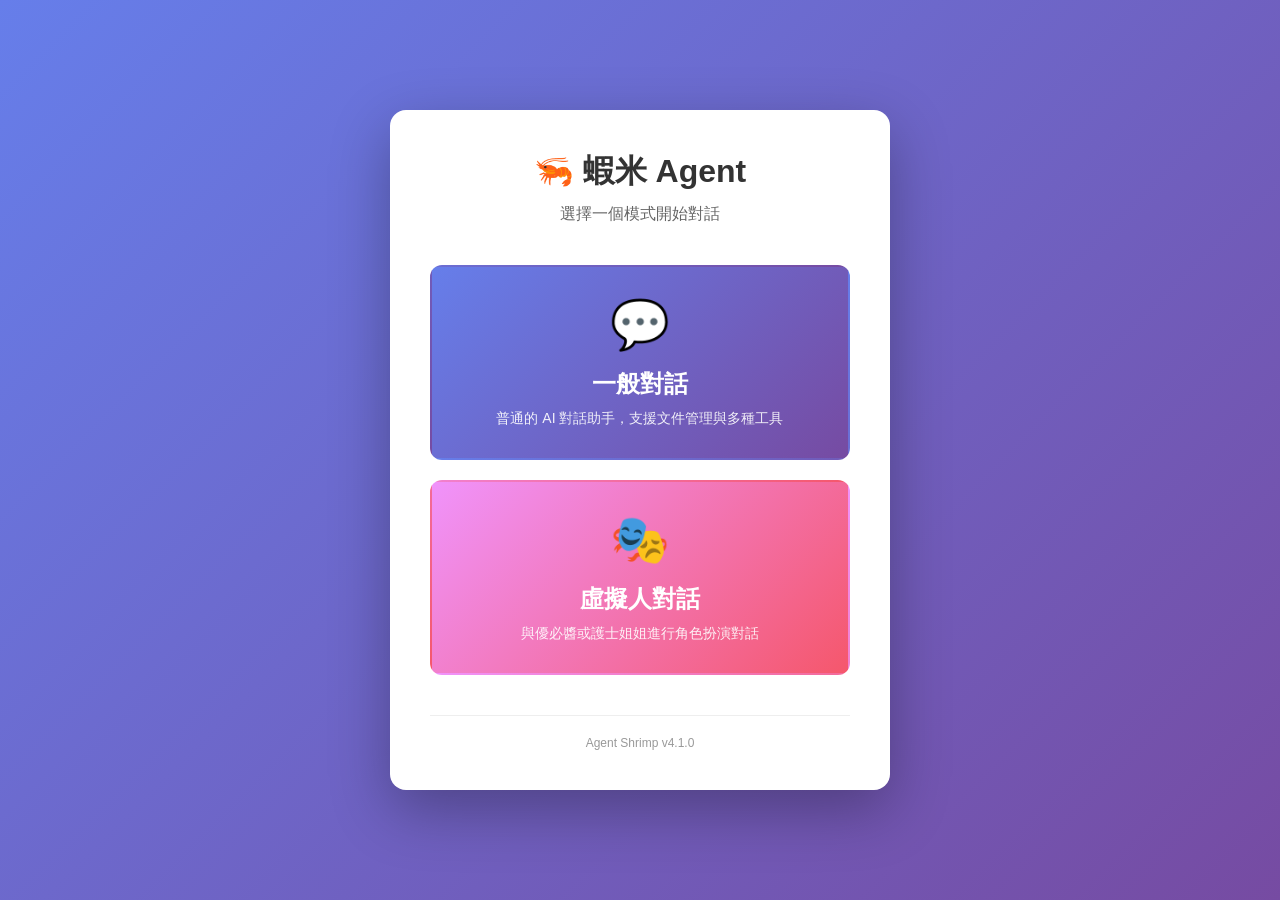
<file: frontend/templates/index.html>
<!DOCTYPE html>
<html lang="zh-TW">
<head>
    <meta charset="UTF-8">
    <meta name="viewport" content="width=device-width, initial-scale=1.0">
    <title>🦐 蝦米 Agent</title>
    <style>
        * {
            margin: 0;
            padding: 0;
            box-sizing: border-box;
        }
        
        body {
            font-family: -apple-system, BlinkMacSystemFont, "Segoe UI", Roboto, "Helvetica Neue", Arial, sans-serif;
            background: linear-gradient(135deg, #667eea 0%, #764ba2 100%);
            min-height: 100vh;
            display: flex;
            align-items: center;
            justify-content: center;
            padding: 20px;
        }
        
        .container {
            background: white;
            border-radius: 16px;
            padding: 40px;
            box-shadow: 0 20px 60px rgba(0, 0, 0, 0.3);
            max-width: 500px;
            width: 100%;
            text-align: center;
        }
        
        h1 {
            font-size: 32px;
            margin-bottom: 10px;
            color: #333;
        }
        
        .subtitle {
            font-size: 16px;
            color: #666;
            margin-bottom: 40px;
        }
        
        .links {
            display: flex;
            flex-direction: column;
            gap: 20px;
        }
        
        .link-card {
            display: block;
            padding: 30px;
            border-radius: 12px;
            text-decoration: none;
            transition: transform 0.2s, box-shadow 0.2s;
            border: 2px solid transparent;
        }
        
        .link-card:hover {
            transform: translateY(-4px);
            box-shadow: 0 8px 20px rgba(0, 0, 0, 0.15);
        }
        
        .link-card.general {
            background: linear-gradient(135deg, #667eea 0%, #764ba2 100%);
            color: white;
        }
        
        .link-card.vh {
            background: linear-gradient(135deg, #f093fb 0%, #f5576c 100%);
            color: white;
        }
        
        .link-card h2 {
            font-size: 24px;
            margin-bottom: 10px;
        }
        
        .link-card p {
            font-size: 14px;
            opacity: 0.9;
        }
        
        .icon {
            font-size: 48px;
            margin-bottom: 15px;
            display: block;
        }
        
        .footer {
            margin-top: 40px;
            padding-top: 20px;
            border-top: 1px solid #eee;
            color: #999;
            font-size: 12px;
        }
    </style>
</head>
<body>
    <div class="container">
        <h1>🦐 蝦米 Agent</h1>
        <p class="subtitle">選擇一個模式開始對話</p>
        
        <div class="links">
            <a href="/chat" class="link-card general">
                <span class="icon">💬</span>
                <h2>一般對話</h2>
                <p>普通的 AI 對話助手，支援文件管理與多種工具</p>
            </a>
            
            <a href="/vh/chat" class="link-card vh">
                <span class="icon">🎭</span>
                <h2>虛擬人對話</h2>
                <p>與優必醬或護士姐姐進行角色扮演對話</p>
            </a>
        </div>
        
        <div class="footer">
            Agent Shrimp v4.1.0
        </div>
    </div>
</body>
</html>
</file>
